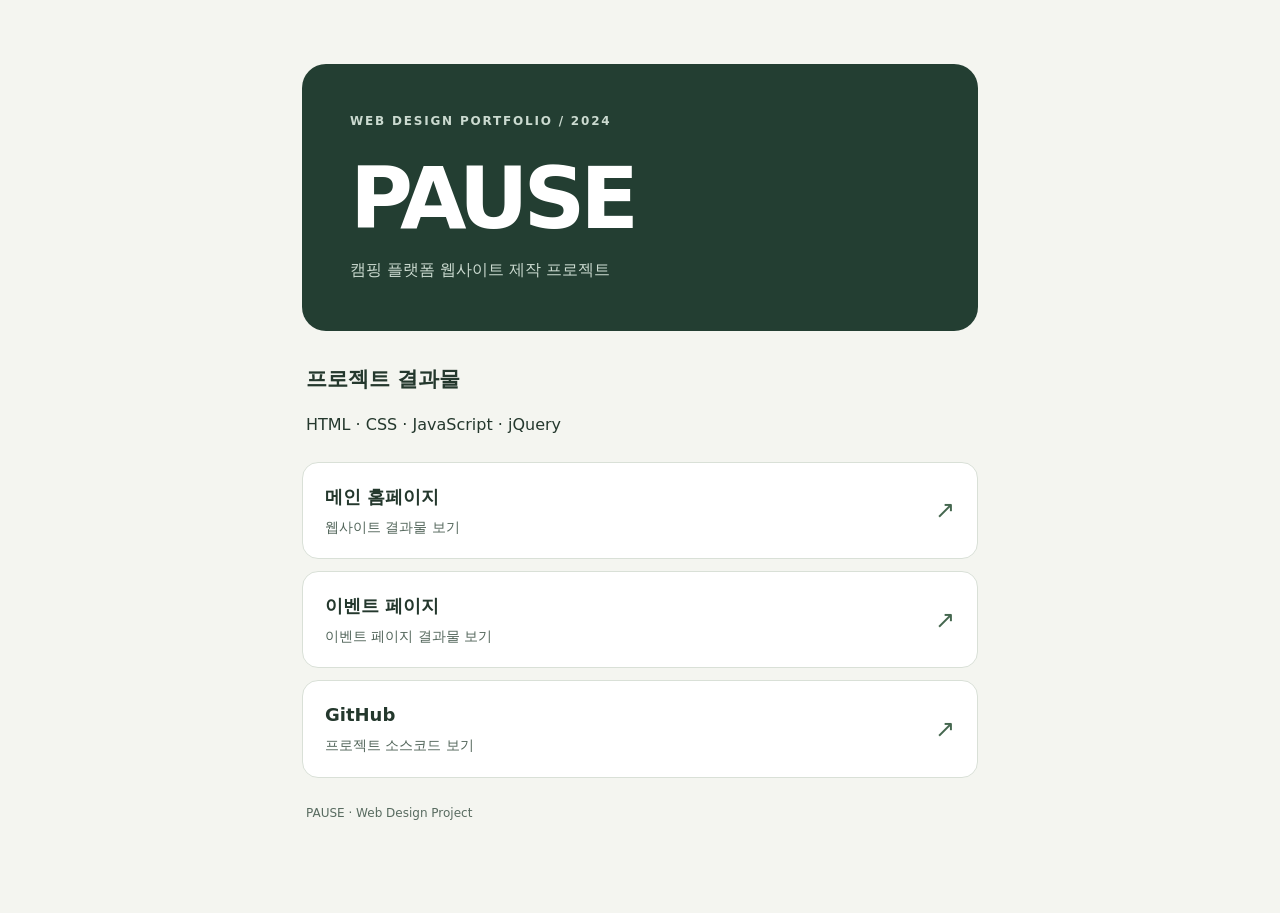
<file: portfolio.html>
<!doctype html>
<html lang="ko">
<head>
<meta charset="utf-8">
<meta name="viewport" content="width=device-width, initial-scale=1">
<title>PAUSE | 웹디자인 포트폴리오</title>
<style>
*{box-sizing:border-box}body{margin:0;background:#f4f5f0;color:#24382d;font-family:system-ui,-apple-system,'Malgun Gothic',sans-serif;line-height:1.6}main{max-width:720px;margin:0 auto;padding:clamp(24px,6vw,64px) 22px}header{background:#233e32;color:#fff;padding:clamp(28px,6vw,48px);border-radius:24px}header p{margin:0;color:#cbdad0}h1{font-size:clamp(52px,12vw,86px);line-height:1;letter-spacing:-.06em;margin:24px 0 16px}h2{font-size:21px;margin:0 0 8px}.intro{margin:32px 4px 24px}.eyebrow{font-size:12px;letter-spacing:.15em;font-weight:700}.links{display:grid;gap:12px}a{display:flex;align-items:center;justify-content:space-between;gap:16px;background:white;border:1px solid #d9e0d7;border-radius:16px;padding:20px 22px;color:inherit;text-decoration:none;transition:background .15s,border-color .15s}a:hover,a:focus-visible{background:#e7efe6;border-color:#557b60}a strong{display:block;font-size:18px}a small{display:block;color:#53665b;font-size:14px;margin-top:4px}a span.arrow{font-size:24px;color:#45674f}footer{margin:26px 4px;font-size:12px;color:#586b60}@media(prefers-reduced-motion:reduce){a{transition:none}}
</style>
</head><body><main>
<header><p class="eyebrow">WEB DESIGN PORTFOLIO / 2024</p><h1>PAUSE</h1><p>캠핑 플랫폼 웹사이트 제작 프로젝트</p></header>
<section class="intro" aria-labelledby="project"><h2 id="project">프로젝트 결과물</h2><p>HTML · CSS · JavaScript · jQuery</p></section>
<nav class="links" aria-label="프로젝트 링크">
<a href="https://lovelygirl9992-hue.github.io/pause-project/" target="_blank" rel="noopener noreferrer"><span><strong>메인 홈페이지</strong><small>웹사이트 결과물 보기</small></span><span class="arrow" aria-hidden="true">↗</span></a>
<a href="https://lovelygirl9992-hue.github.io/pause-project/team_event.html" target="_blank" rel="noopener noreferrer"><span><strong>이벤트 페이지</strong><small>이벤트 페이지 결과물 보기</small></span><span class="arrow" aria-hidden="true">↗</span></a>
<a href="https://github.com/lovelygirl9992-hue/pause-project" target="_blank" rel="noopener noreferrer"><span><strong>GitHub</strong><small>프로젝트 소스코드 보기</small></span><span class="arrow" aria-hidden="true">↗</span></a>
</nav><footer>PAUSE · Web Design Project</footer>
</main></body></html>
</file>
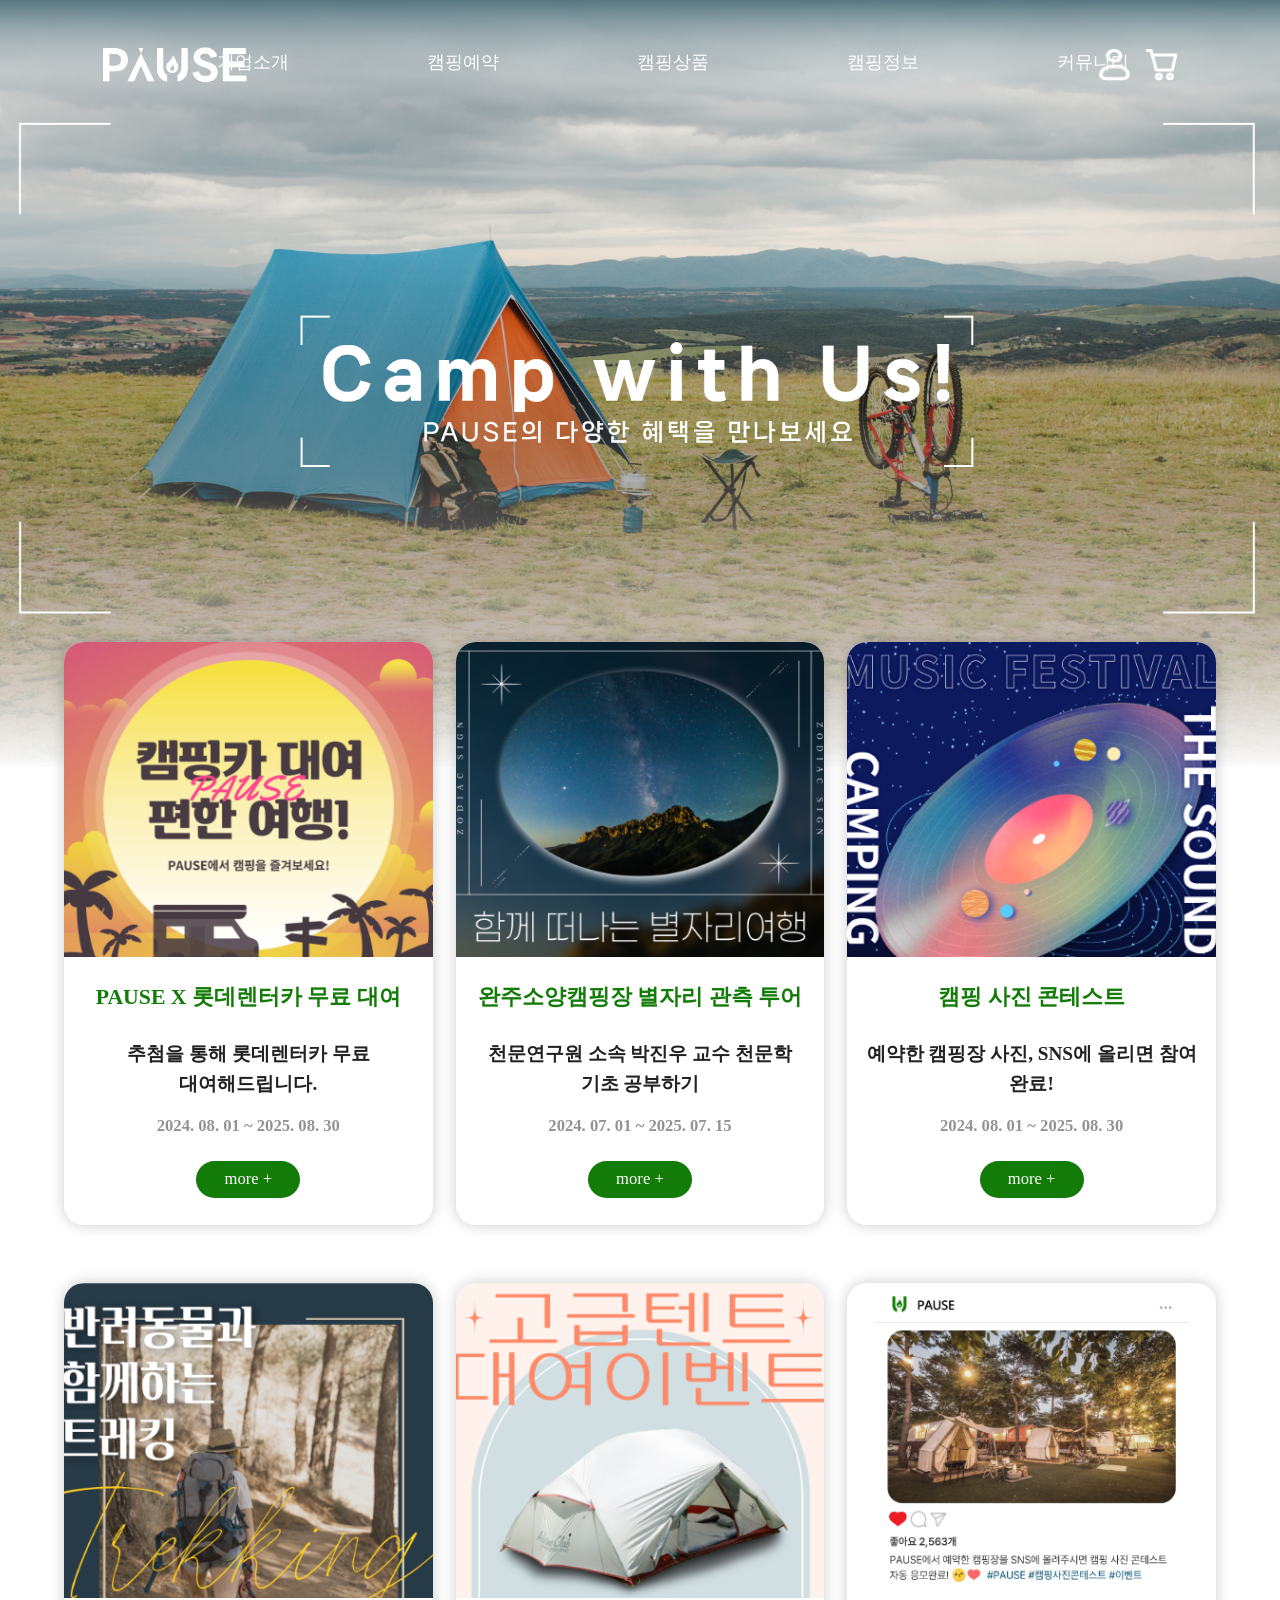
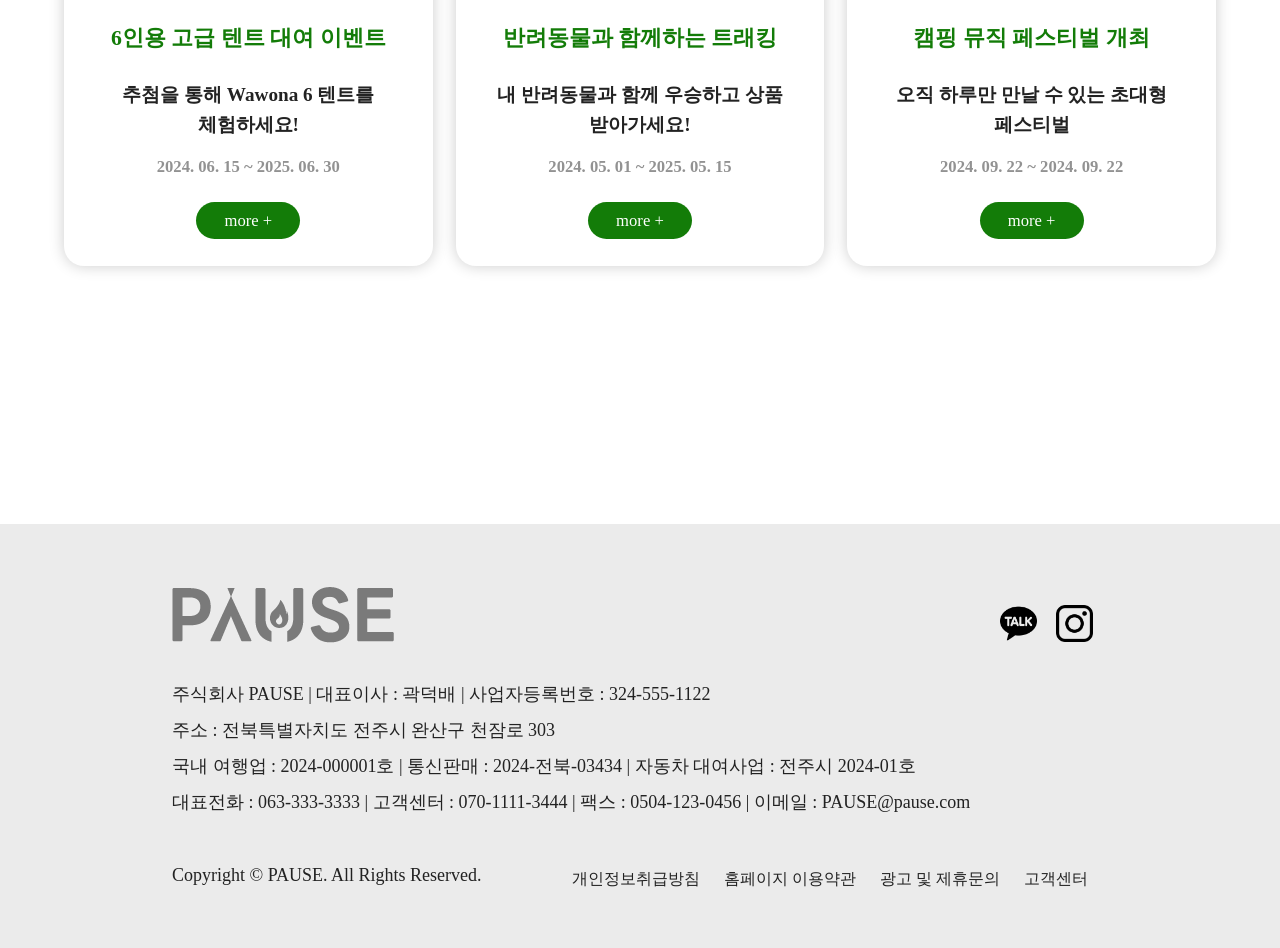
<file: team_event.html>
<!DOCTYPE html>
<html lang="ko">

<head>
    <meta charset="UTF-8">
    <meta name="viewport" content="width=device-width, initial-scale=1.0">
    <title>pause</title>
    <link rel="stylesheet" href="./reset.css">
    <link rel="stylesheet" href="./event.css">
    <script src="https://ajax.googleapis.com/ajax/libs/jquery/3.7.1/jquery.min.js"></script>
    <script src="https://cdn.jsdelivr.net/npm/swiper@11/swiper-bundle.min.js"></script>
    <script src="./pause.js"></script>
</head>

<body>
    <header class="fixed_top">
        <h1 id="logo"><a href="#"><img src="./images/logowhite.png" alt="pause로고"></a></h1>
        <div class="menu_btn">
            <div class="bar"></div>
            <div class="bar"></div>
            <div class="bar"></div>
        </div>
        <nav>
            <ul class="top_cate">
                <li class="menu"><a href="#">기업소개</a>
                    <ul class="submenu">
                        <li><a href="#">기업소개</a></li>
                        <li><a href="#">협업문의</a></li>
                        <li><a href="#">창업문의</a></li>
                    </ul>
                </li>
                <li class="menu"><a href="#">캠핑예약</a>
                    <ul class="submenu">
                        <li><a href="#">오토캠핑</a></li>
                        <li><a href="#">카라반</a></li>
                        <li><a href="#">글램핑</a></li>
                        <li><a href="#">오지캠핑</a></li>
                    </ul>
                </li>
                <li class="menu"><a href="#">캠핑상품</a>
                    <ul class="submenu">
                        <li><a href="#">텐트·타프</a></li>
                        <li><a href="#">조리·발화용품</a></li>
                        <li><a href="#">취침용품</a></li>
                        <li><a href="#">레저용품</a></li>
                        <li><a href="#">기타</a></li>
                    </ul>
                </li>
                <li class="menu"><a href="#">캠핑정보</a>
                    <ul class="submenu">
                        <li><a href="#">신규 캠핑장</a></li>
                        <li><a href="#">행사 안내</a></li>
                        <li><a href="#">캠핑 팁</a></li>
                        <li><a href="#">캠핑 푸드</a></li>
                    </ul>
                </li>
                <li class="menu"><a href="#">커뮤니티</a>
                    <ul class="submenu">
                        <li><a href="#">캠핑 리뷰</a></li>
                        <li><a href="#">자유게시판</a></li>
                        <li><a href="#">포즈장터</a></li>
                        <li><a href="#">고객센터</a></li>
                        <li><a href="#">이벤트</a></li>
                    </ul>
                </li>
            </ul> <!-- .top_cate -->
            <div class="gnbbg"></div>
        </nav>
        <div class="mypage">
            <a href="#"><img src="./images/mypageicon.png" alt="mypage"></a>
            <a href="#"><img src="./images/basketicon.png" alt="장바구니"></a>
        </div>
    </header> <!-- //header -->
    <main>
        <div id="top_banner">
            <img src="./images/eventbg.png" alt="camping with us">
        </div>
        <section id="cardnews">
            <ul>
                <li>
                    <div class="cardnews_pic"></div>
                    <div class="cardnews_txt">
                        <h3>PAUSE X 롯데렌터카 무료 대여</h3>
                        <p>추첨을 통해 롯데렌터카 무료 대여해드립니다.</p>
                        <p class="date">2024. 08. 01 ~ 2025. 08. 30</p>
                        <a href="#">more +</a>
                    </div>
                </li>
                <li>
                    <div class="cardnews_pic"></div>
                    <div class="cardnews_txt">
                        <h3>완주소양캠핑장 별자리 관측 투어</h3>
                        <p>천문연구원 소속 박진우 교수
                            천문학 기초 공부하기</p>
                        <p class="date">2024. 07. 01 ~ 2025. 07. 15</p>
                        <a href="#">more +</a>
                    </div>
                </li>
                <li>
                    <div class="cardnews_pic"></div>
                    <div class="cardnews_txt">
                        <h3>캠핑 사진 콘테스트</h3>
                        <p>예약한 캠핑장 사진, SNS에 올리면 참여 완료!</p>
                        <p class="date">2024. 08. 01 ~ 2025. 08. 30</p>
                        <a href="#">more +</a>
                    </div>
                </li>
                <li>
                    <div class="cardnews_pic"></div>
                    <div class="cardnews_txt">
                        <h3>6인용 고급 텐트 대여 이벤트</h3>
                        <p>추첨을 통해 Wawona 6 텐트를 체험하세요!</p>
                        <p class="date">2024. 06. 15 ~ 2025. 06. 30</p>
                        <a href="#">more +</a>
                    </div>
                </li>
                <li>
                    <div class="cardnews_pic"></div>
                    <div class="cardnews_txt">
                        <h3>반려동물과 함께하는 트래킹</h3>
                        <p>내 반려동물과 함께 우승하고
                            상품 받아가세요!</p>
                        <p class="date">2024. 05. 01 ~ 2025. 05. 15</p>
                        <a href="#">more +</a>
                    </div>
                </li>
                <li>
                    <div class="cardnews_pic"></div>
                    <div class="cardnews_txt">
                        <h3>캠핑 뮤직 페스티벌 개최</h3>
                        <p>오직 하루만 만날 수 있는
                            초대형 페스티벌</p>
                        <p class="date">2024. 09. 22 ~ 2024. 09. 22</p>
                        <a href="#">more +</a>
                    </div>
                </li>

            </ul>
        </section><!--//.cardnews-->
    </main>
    <footer>
        <h1 class="f_logo">
            <a href="#">
                <img src="./images/logoblack.png" alt="포즈 로고">
            </a>
        </h1>
        <div class="f_sns">
            <a href="#"><img src="./images/katalkicon.png" alt="카카오톡 이미지"></a>
            <a href="#"><img src="./images/instaicon.png" alt="인스타그램 이미지"></a>
        </div>
        <div class="f_info">
            <p>
                주식회사 PAUSE | 대표이사 : 곽덕배 | 사업자등록번호 : 324-555-1122<br>
                주소 : 전북특별자치도 전주시 완산구 천잠로 303<br>
                국내 여행업 : 2024-000001호 | 통신판매 : 2024-전북-03434 | 자동차 대여사업 : 전주시 2024-01호<br>
                대표전화 : 063-333-3333 | 고객센터 : 070-1111-3444 | 팩스 : 0504-123-0456 | 이메일 : PAUSE@pause.com
            </p>
            <span>Copyright &copy; PAUSE. All Rights Reserved.</span>
        </div>
        <div class="f_menu">
            <a href="#">개인정보취급방침</a>
            <a href="#">홈페이지 이용약관</a>
            <a href="#">광고 및 제휴문의</a>
            <a href="#">고객센터</a>
        </div>
    </footer> <!--.footer-->

</body>

</html>
</file>
<file: event.css>
@charset "UTF-8";
@import url("./reset.css");

@font-face {
  font-family: 'NanumSquareNeoLight';
  src: url(https://hangeul.pstatic.net/hangeul_static/webfont/NanumSquareNeo/NanumSquareNeoTTF-aLt.eot);
  src: url(https://hangeul.pstatic.net/hangeul_static/webfont/NanumSquareNeo/NanumSquareNeoTTF-aLt.eot?#iefix) format("embedded-opentype"), url(https://hangeul.pstatic.net/hangeul_static/webfont/NanumSquareNeo/NanumSquareNeoTTF-aLt.woff) format("woff"), url(https://hangeul.pstatic.net/hangeul_static/webfont/NanumSquareNeo/NanumSquareNeoTTF-aLt.ttf) format("truetype");
}

@font-face {
  font-family: 'NanumSquareNeo';
  src: url(https://hangeul.pstatic.net/hangeul_static/webfont/NanumSquareNeo/NanumSquareNeoTTF-bRg.eot);
  src: url(https://hangeul.pstatic.net/hangeul_static/webfont/NanumSquareNeo/NanumSquareNeoTTF-bRg.eot?#iefix) format("embedded-opentype"), url(https://hangeul.pstatic.net/hangeul_static/webfont/NanumSquareNeo/NanumSquareNeoTTF-bRg.woff) format("woff"), url(https://hangeul.pstatic.net/hangeul_static/webfont/NanumSquareNeo/NanumSquareNeoTTF-bRg.ttf) format("truetype");
}

@font-face {
  font-family: 'NanumSquareNeoBold';
  src: url(https://hangeul.pstatic.net/hangeul_static/webfont/NanumSquareNeo/NanumSquareNeoTTF-cBd.eot);
  src: url(https://hangeul.pstatic.net/hangeul_static/webfont/NanumSquareNeo/NanumSquareNeoTTF-cBd.eot?#iefix) format("embedded-opentype"), url(https://hangeul.pstatic.net/hangeul_static/webfont/NanumSquareNeo/NanumSquareNeoTTF-cBd.woff) format("woff"), url(https://hangeul.pstatic.net/hangeul_static/webfont/NanumSquareNeo/NanumSquareNeoTTF-cBd.ttf) format("truetype");
}

@font-face {
  font-family: 'NanumSquareNeoExtraBold';
  src: url(https://hangeul.pstatic.net/hangeul_static/webfont/NanumSquareNeo/NanumSquareNeoTTF-dEb.eot);
  src: url(https://hangeul.pstatic.net/hangeul_static/webfont/NanumSquareNeo/NanumSquareNeoTTF-dEb.eot?#iefix) format("embedded-opentype"), url(https://hangeul.pstatic.net/hangeul_static/webfont/NanumSquareNeo/NanumSquareNeoTTF-dEb.woff) format("woff"), url(https://hangeul.pstatic.net/hangeul_static/webfont/NanumSquareNeo/NanumSquareNeoTTF-dEb.ttf) format("truetype");
}

@font-face {
  font-family: 'NanumSquareNeoHeavy';
  src: url(https://hangeul.pstatic.net/hangeul_static/webfont/NanumSquareNeo/NanumSquareNeoTTF-eHv.eot);
  src: url(https://hangeul.pstatic.net/hangeul_static/webfont/NanumSquareNeo/NanumSquareNeoTTF-eHv.eot?#iefix) format("embedded-opentype"), url(https://hangeul.pstatic.net/hangeul_static/webfont/NanumSquareNeo/NanumSquareNeoTTF-eHv.woff) format("woff"), url(https://hangeul.pstatic.net/hangeul_static/webfont/NanumSquareNeo/NanumSquareNeoTTF-eHv.ttf) format("truetype");
}

@font-face {
  font-family: 'NanumSquareNeoVariable';
  src: url(https://hangeul.pstatic.net/hangeul_static/webfont/NanumSquareNeo/NanumSquareNeo-Variable.eot);
  src: url(https://hangeul.pstatic.net/hangeul_static/webfont/NanumSquareNeo/NanumSquareNeo-Variable.eot?#iefix) format("embedded-opentype"), url(https://hangeul.pstatic.net/hangeul_static/webfont/NanumSquareNeo/NanumSquareNeo-Variable.woff) format("woff"), url(https://hangeul.pstatic.net/hangeul_static/webfont/NanumSquareNeo/NanumSquareNeo-Variable.ttf) format("truetype");
}

@font-face {
  font-family: 'KCC-eunyoung';
  src: url('https://fastly.jsdelivr.net/gh/projectnoonnu/noonfonts_one@1.0/KCC-eunyoung-Regular.woff') format('woff');
  font-weight: normal;
  font-style: normal;
}

/* 초기 세팅값 */
* {
  margin: 0;
  padding: 0;
  box-sizing: border-box;
  list-style: none;
  color: #222222;
  /* outline: 1px solid red; */
}

body {
  overflow-x: hidden;
}

a,
input,
h1,
h2,
h3,
h4,
h5,
h6,
p,
span {
  text-decoration: none;
  color: inherit;
  font-family: 'NanumSquareNeo';
}

.clearfix::after {
  content: '';
  display: block;
  clear: both;
}

section {
  margin-bottom: 200px !important;
}

.inner {
  width: 1400px;
}

/* header */

header {
  font-size: 0;
  width: 100%;
  height: 130px;
  position: fixed;
  text-align: center;
  z-index: 1;
  transition: background-color 0.3s ease;
}

header.fixed_top {
  position: fixed;
  background: #222;
  z-index: 99;
  box-shadow: 0 5px 3px rgba(0, 0, 0, 0.1);
}

header.fixed_top .gnbbg {
  background: #222;
}

#logo {
  margin-left: 53px;
  position: absolute;
  top: 50%;
  left: 50px;
  transform: translateY(-50%);
}

#logo img {
  width: 144px;
  height: 35px;
}

nav {
  display: inline-block;
}

.top_cate {
  margin-left: 65px;
  font-size: 0;
  height: 350px;
}

.top_cate a {
  color: #fff;
}

.top_cate .menu {
  height: 30px;
  margin-top: 53px;
  display: inline-block;
  position: relative;
  width: 210px;
}

.top_cate .menu>a {
  font-family: 'NanumSquareNeoBold';
  font-size: 18px;
  display: inline-block;
  margin-bottom: 20px;
}

.top_cate>.menu:last-child {
  margin-right: 0px;
}

.top_cate .submenu {
  margin-top: 20px;
  opacity: 0;
  overflow: hidden;
  height: 0;
  transition: all .4s;
  width: 100%;
  font-size: 16px;
}

.top_cate .submenu>li {
  line-height: 40px;
}


.top_cate>li:hover {
  border-bottom: 3px solid #137C08;
}


.top_cate>li:hover .submenu a:hover {
  color: #137C08;
  font-weight: bold;
}

.top_cate:hover .submenu {
  opacity: 1;
  height: 250px;
}



.top_cate .submenu>li:last-child {
  margin-bottom: -20px;
}

.top_cate .submenu>a {
  font-size: 16px;
}


.gnbbg {
  width: 100%;
  height: 0px;
  position: absolute;
  top: 0;
  left: 0;
  background: rgba(0, 0, 0, 0.5);
  z-index: -10;
  opacity: 0;
  transition: all .25s;
}

.top_cate:hover~.gnbbg {
  height: 350px;
  opacity: 1;
}


.mypage {
  margin-right: -138px;
  position: absolute;
  top: 50%;
  right: 240px;
  transform: translateY(-50%);
  font-size: 0;
}

.mypage a,
.mypage img {
  display: inline-block;
  width: 32px;
  height: 32px;
}

.mypage a:first-child {
  margin-right: 15px;
}


/*ul & li 추가*/
ul {
  font-size: 0;
}

li {
  font-size: 16px;
}


#top_banner img {
  width: 100%;
}

main>section>a {
  border: 2px solid #137C08;
  border-radius: 10px;
}

#cardnews {
  width: 80%;
  margin: -10vw auto 10vw;

}

#cardnews li {

  width: 30%;
  /* height: 75vh; */
  font-size: 1rem;
  display: inline-block;
  margin: 0 5% 5% 0;
  background: #fff;
  border-radius: 20px;
  box-shadow: 0 0 15px rgba(0, 0, 0, 0.2);
  vertical-align: top;
  overflow: hidden;
}

#cardnews li:nth-child(3),
#cardnews li:nth-child(6) {
  margin-right: 0;
}

.cardnews_pic {
  width: 100%;
  height: 35vh;
}


#cardnews li:first-child .cardnews_pic {
  background: url(./images/event1.png) center/100% no-repeat;
}

#cardnews li:nth-child(2) .cardnews_pic {
  background: url(./images/event2.png) center/100% no-repeat;
}

#cardnews li:nth-child(3) .cardnews_pic {
  background: url(./images/event3.png) center/100% no-repeat;
}

#cardnews li:nth-child(4) .cardnews_pic {
  background: url(./images/event4.png) center/100% no-repeat;
}

#cardnews li:nth-child(5) .cardnews_pic {
  background: url(./images/event5.png) center/100% no-repeat;
}

#cardnews li:nth-child(6) .cardnews_pic {
  background: url(./images/event6.png) center/100% no-repeat;
}


.cardnews_txt {
  padding: 0 5%;
  text-align: center;
}

#cardnews h3 {
  font-weight: bold;
  font-size: 1.5vw;
  margin: 1.5vw 0;
  color: #137C08;
  line-height: 2;
}


#cardnews p {
  font-size: 1.3vw;
  width: 100%;

  line-height: 1.6;
  word-break: keep-all;
  font-weight: bold;
}

#cardnews .date {
  font-size: 1vw;
  color: #929292;
  margin-top: 1vw;
}

#cardnews a {
  padding: 0.8vw 2.2vw;
  display: inline-block;
  margin: 1.7vw 0 2.1vw;
  background-color: #137C08;
  color: #fff;
  border-radius: 30px;
}



@media (max-width:1400px) {
  #cardnews {
    width: 90%;
  }

  #cardnews li {
    width: 32%;
    margin-right: 2%;
  }

  #cardnews h3 {
    font-size: 1.7vw;

  }

  #cardnews p {
    font-size: 1.5vw;
  }

  #cardnews .date {
    font-size: 1.3vw;
  }

  #cardnews a {
    font-size: 1.3vw;
  }

  #cardnews li:first-child .cardnews_pic {
    background: url(./images/event1.png) center/cover no-repeat;
  }

  #cardnews li:nth-child(2) .cardnews_pic {
    background: url(./images/event2.png) center/cover no-repeat;
  }

  #cardnews li:nth-child(3) .cardnews_pic {
    background: url(./images/event3.png) center/cover no-repeat;
  }

  #cardnews li:nth-child(4) .cardnews_pic {
    background: url(./images/event4.png) center/cover no-repeat;
  }

  #cardnews li:nth-child(5) .cardnews_pic {
    background: url(./images/event5.png) center/cover no-repeat;
  }

  #cardnews li:nth-child(6) .cardnews_pic {
    background: url(./images/event6.png) center/cover no-repeat;
  }

}

/* footer */
footer {
  padding: 63px 172px 17px 172px;
  background-color: #EBEBEB;
}

.f_logo {
  filter: invert(75%) brightness(70%);
  width: 15%;
  margin-bottom: 30px;
}

.f_sns {
  margin: -71px 0px;
  float: right;
}

.f_sns img {
  margin-right: 15px;
  width: 37px;
  height: 37px;
}

.f_info {
  line-height: 2;
  font-size: 18px;
}

.f_info span {
  line-height: 6.2;
}

.f_menu {
  margin: -60px 0px;
  float: right;
}

.f_menu a {
  margin-right: 20px;
}

.f_menu a:hover {
  font-weight: bold;
}

.menu_btn {
  display: none;
  cursor: pointer;
  padding: 10px;
}

.menu_btn .bar {
  width: 35px;
  height: 5px;
  background-color: #fff;
  margin: 6px 0;
  transition: 0.4s;
}



/* mediaquery max-width: 768px */


@media (max-width:768px) {
  .default-text {
    display: none;
  }

  .responsive-text {
    display: block;
  }

  header {
    width: 768px;
    height: auto;
    padding: 10px 0;
  }

  #logo {
    scale: 129%;
    margin: 2px 20px;
  }

  .menu_btn {
    margin: 13px 35px;
    float: right;
    display: block;
  }

  .top_cate .submenu {
    margin-top: 20px;
    opacity: 1;
    /* overflow: hidden; */
    height: 250px;
    transition: all .4s;
    width: 100%;
    font-size: 16px;
  }

  .top_cate>li {
    border-bottom: 3px solid #137C08;
  }

  nav {
    display: none;
  }

  nav.openmenu {
    height: 320px;
    display: block;
    position: absolute;
    top: 90px;
    /* 헤더 높이에 맞춰 조정 */
    left: 0;
    width: 100%;
    background-color: #222;
    z-index: 100;
  }

  .top_cate {
    display: flex;
    margin-left: 0;
    /* display: block;
    width: 100%;
    text-align: center; */
  }

  .top_cate .menu {
    display: block;
    margin: 10px 0;
  }

  .top_cate:hover~.gnbbg {
    height: 320px;
  }

  .top_cate .submenu {
    color: #222;
  }

  .top_cate>li:hover .submenu a:hover {
    color: #1ada05;
  }

  .mypage {
    display: block;
  }




  /* 메뉴 버튼 활성화 상태 스타일 */
  .menu_btn.open .bar:nth-child(1) {
    transform: rotate(-45deg) translate(-9px, 6px);
  }

  .menu_btn.open .bar:nth-child(2) {
    opacity: 0;
  }

  .menu_btn.open .bar:nth-child(3) {
    transform: rotate(45deg) translate(-8px, -8px);
  }

  #cardnews li {
    width: 49%;
    margin-right: 2%;
  }

  #cardnews li:nth-child(3) {
    margin-right: 2%;
  }

  #cardnews li:nth-child(even) {
    margin-right: 0;
  }

  #cardnews h3 {
    font-size: 2.3vw;
    margin: 2vw 0;
  }

  #cardnews p {
    font-size: 2.1vw;
  }

  #cardnews .date {
    font-size: 1.9vw;
    margin-bottom: 1.5vw;
  }

  #cardnews a {
    font-size: 1.9vw;
    margin-bottom: 3vw;
  }

  /* footer */
  footer {
    padding: 60px
  }

  .f_logo img {
    width: 15vh;
  }

  .f_sns img {
    width: 4vh;
    height: 4vh;
  }

  .f_info {
    height: 34vh;
  }

  .f_info p {
    font-size: 12px;
    line-height: 2.2;
    padding-bottom: 40px;
  }

  .f_info span {
    font-size: 12px;
    line-height: 200px;
  }

  .f_menu {
    font-size: 12px;
    float: left;
    margin: -140px 0px
  }
}

@media (max-width:600px) {
  .cardnews_pic {
    width: 100%;
    height: 25vh;
  }
}

@media (max-width:480px) {
  header {
    width: 480px;
    height: auto;
    padding: 10px 0;
  }

  #logo {
    scale: 99%;
    margin: -1px -26px;
  }

  .menu_btn {
    margin: 13px 35px;
    float: right;
    display: block;
  }

  .top_cate .submenu {
    margin-top: 20px;
    opacity: 1;
    height: 250px;
    transition: all .4s;
    width: 100%;
    font-size: 16px;
  }

  .top_cate>li {
    border-bottom: 3px solid #137C08;
  }

  nav {
    display: none;
  }

  nav.openmenu {
    height: 320px;
    display: block;
    position: absolute;
    top: 90px;
    /* 헤더 높이에 맞춰 조정 */
    left: 0;
    width: 100%;
    background-color: #222;
    z-index: 100;
  }

  .top_cate {
    display: flex;
    margin-left: 0;
    /* display: block;
    width: 100%;
    text-align: center; */
  }

  .top_cate .menu {
    display: block;
    margin: 10px 0;
  }

  .top_cate:hover~.gnbbg {
    height: 320px;
  }

  .top_cate .submenu {
    color: #222;
  }

  .top_cate>li:hover .submenu a:hover {
    color: #1ada05;
  }

  .mypage {
    display: block;
  }


  /* 메뉴 버튼 활성화 상태 스타일 */
  .menu_btn.open .bar:nth-child(1) {
    transform: rotate(-45deg) translate(-9px, 6px);
  }

  .menu_btn.open .bar:nth-child(2) {
    opacity: 0;
  }

  .menu_btn.open .bar:nth-child(3) {
    transform: rotate(45deg) translate(-8px, -8px);
  }



  #cardnews li {
    width: 100%;
    border-radius: 0;
    background: transparent;
    box-shadow: none;
    text-align: left;
  }

  #cardnews li>div {
    width: 50%;
    float: left;
  }

  .cardnews_pic {
    border-radius: 20px;
    height: 60vw;
  }

  .cardnews_txt {
    text-align: left;
    margin-top: 9vw;
  }

  #cardnews h3 {
    font-size: 3.9vw;
    margin: 2vw 0;
    word-break: keep-all;
  }

  #cardnews p {
    font-size: 3.1vw;
    margin-bottom: 3vw;
  }

  #cardnews .date {
    font-size: 2.1vw;
    margin-bottom: 3vw;
  }

  #cardnews a {
    font-size: 3.1vw;
    margin-bottom: 3vw;
    padding: 2vw 5vw;
  }

  footer {
    width: 56vh;
    padding: 30px;
  }

  .f_logo img {
    width: 15vh;
  }

  .f_info {
    height: 35vh;
  }

  .f_info span {
    line-height: 68px;
  }

  .f_info p {
    font-size: 13px;
    line-height: 2.2;
    padding: 10px 0 10px 0;
  }

  .f_menu {
    margin: -19px 0px;
  }

}
</file>
